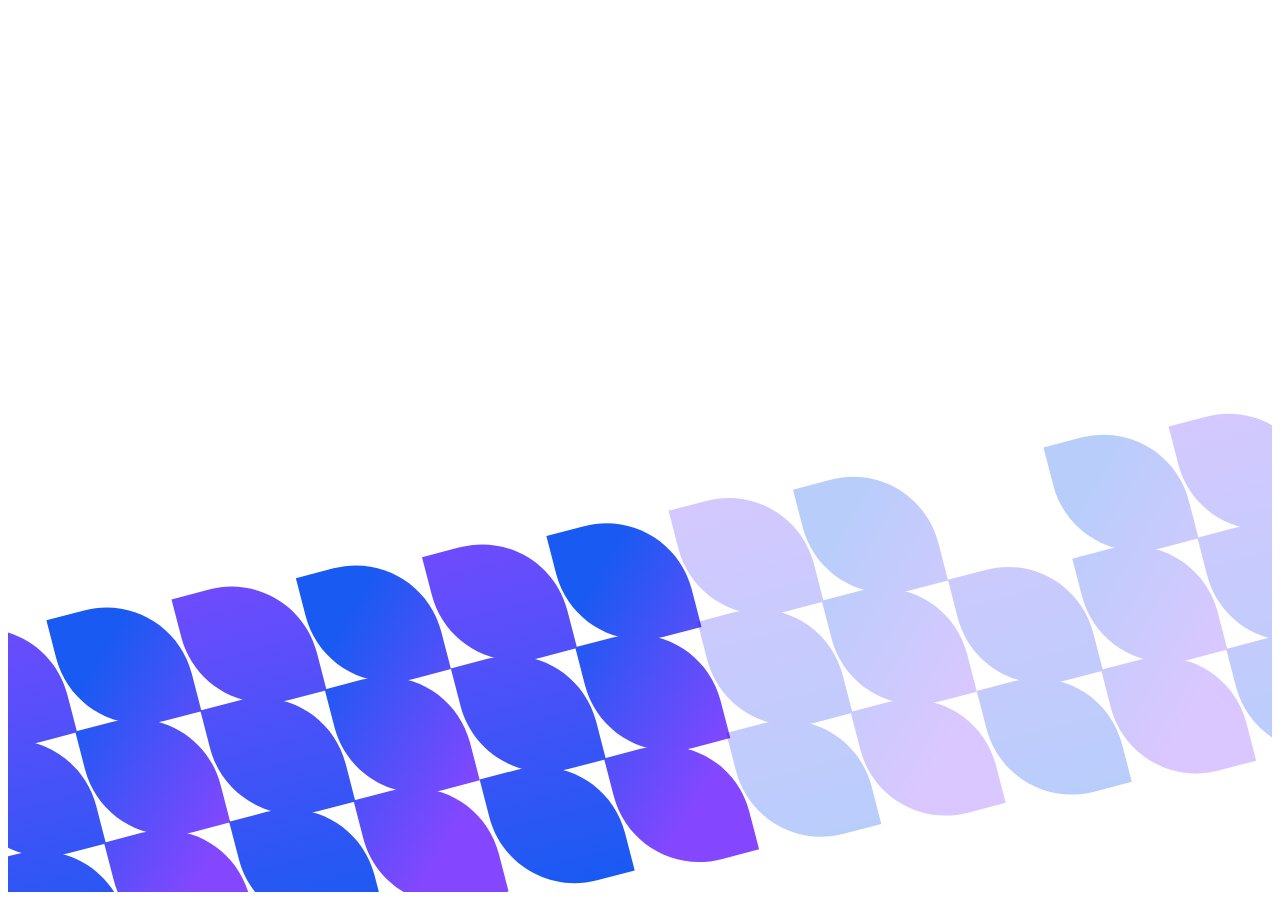
<file: svg-images.html>
<html>
<body>
<div>
<svg id="kvasolas" width="100%" height="100%" viewBox="0 0 805 251" fill="none" xmlns="http://www.w3.org/2000/svg">
    <g opacity="0.3">
    <g style="mix-blend-mode:multiply">
    <path d="M739.128 110.562L763.1 104.272C793.191 96.3752 823.902 114.359 831.697 144.44L837.906 168.405L813.934 174.696C783.844 182.592 753.132 164.608 745.337 134.528L739.128 110.562Z" fill="url(#paint0_linear_0_1)"/>
    <path d="M757.475 181.368L781.447 175.078C811.538 167.181 842.249 185.165 850.044 215.246L856.253 239.211L832.281 245.502C802.191 253.398 771.479 235.414 763.684 205.334L757.475 181.368Z" fill="url(#paint1_linear_0_1)"/>
    <path d="M775.822 252.174L799.794 245.883C829.885 237.987 860.596 255.971 868.391 286.052L874.601 310.017L850.628 316.308C820.538 324.204 789.826 306.22 782.031 276.14L775.822 252.174Z" fill="url(#paint2_linear_0_1)"/>
    </g>
    <g style="mix-blend-mode:multiply">
    <path d="M499.918 150.742L523.891 144.451C553.981 136.555 584.693 154.539 592.487 184.62L598.697 208.585L574.724 214.876C544.634 222.772 513.922 204.788 506.128 174.707L499.918 150.742Z" fill="url(#paint3_linear_0_1)"/>
    <path d="M518.265 221.548L542.238 215.257C572.328 207.361 603.04 225.345 610.834 255.426L617.044 279.391L593.071 285.682C562.981 293.578 532.269 275.594 524.475 245.513L518.265 221.548Z" fill="url(#paint4_linear_0_1)"/>
    <path d="M536.612 292.354L560.585 286.063C590.675 278.167 621.387 296.151 629.181 326.232L635.391 350.197L611.418 356.488C581.328 364.384 550.616 346.4 542.822 316.319L536.612 292.354Z" fill="url(#paint5_linear_0_1)"/>
    <path d="M659.454 123.908L683.426 117.617C713.517 109.721 744.228 127.705 752.023 157.786L758.232 181.751L734.26 188.042C704.17 195.938 673.458 177.954 665.663 147.873L659.454 123.908Z" fill="url(#paint6_linear_0_1)"/>
    <path d="M677.801 194.714L701.773 188.423C731.864 180.527 762.575 198.511 770.37 228.592L776.579 252.557L752.607 258.848C722.517 266.744 691.805 248.76 684.01 218.679L677.801 194.714Z" fill="url(#paint7_linear_0_1)"/>
    <path d="M696.148 265.52L720.12 259.229C750.211 251.333 780.922 269.317 788.717 299.398L794.926 323.363L770.954 329.654C740.864 337.55 710.152 319.566 702.357 289.485L696.148 265.52Z" fill="url(#paint8_linear_0_1)"/>
    <path d="M420.706 164.196L444.679 157.905C474.769 150.009 505.481 167.993 513.275 198.074L519.485 222.039L495.513 228.33C465.422 236.226 434.711 218.242 426.916 188.161L420.706 164.196Z" fill="url(#paint9_linear_0_1)"/>
    <path d="M439.053 235.002L463.026 228.711C493.116 220.815 523.828 238.799 531.622 268.88L537.832 292.845L513.86 299.136C483.769 307.032 453.058 289.048 445.263 258.967L439.053 235.002Z" fill="url(#paint10_linear_0_1)"/>
    <path d="M457.4 305.808L481.373 299.517C511.463 291.621 542.175 309.605 549.969 339.686L556.179 363.651L532.207 369.942C502.116 377.838 471.405 359.854 463.61 329.773L457.4 305.808Z" fill="url(#paint11_linear_0_1)"/>
    <path d="M598.589 208.168L622.562 201.877C652.652 193.981 683.364 211.965 691.158 242.046L697.368 266.011L673.395 272.302C643.305 280.198 612.593 262.214 604.799 232.133L598.589 208.168Z" fill="url(#paint12_linear_0_1)"/>
    <path d="M616.936 278.974L640.909 272.683C670.999 264.787 701.711 282.771 709.505 312.852L715.715 336.817L691.742 343.108C661.652 351.004 630.94 333.02 623.146 302.939L616.936 278.974Z" fill="url(#paint13_linear_0_1)"/>
    </g>
    </g>
    <g style="mix-blend-mode:multiply">
    <path d="M183.336 207.179L207.308 200.888C237.399 192.991 268.11 210.976 275.905 241.056L282.115 265.021L258.142 271.312C228.052 279.209 197.34 261.225 189.546 231.144L183.336 207.179Z" fill="url(#paint14_linear_0_1)"/>
    <path d="M201.683 277.985L225.655 271.694C255.746 263.797 286.457 281.781 294.252 311.862L300.462 335.827L276.489 342.118C246.399 350.015 215.687 332.031 207.893 301.95L201.683 277.985Z" fill="url(#paint15_linear_0_1)"/>
    <path d="M220.03 348.791L244.002 342.5C274.093 334.603 304.804 352.587 312.599 382.668L318.809 406.633L294.836 412.924C264.746 420.821 234.034 402.837 226.24 372.756L220.03 348.791Z" fill="url(#paint16_linear_0_1)"/>
    <path d="M342.871 180.345L366.844 174.054C396.934 166.157 427.646 184.142 435.44 214.222L441.65 238.187L417.677 244.478C387.587 252.375 356.876 234.391 349.081 204.31L342.871 180.345Z" fill="url(#paint17_linear_0_1)"/>
    <path d="M361.218 251.151L385.191 244.86C415.281 236.963 445.993 254.948 453.787 285.028L459.997 308.993L436.024 315.284C405.934 323.181 375.223 305.197 367.428 275.116L361.218 251.151Z" fill="url(#paint18_linear_0_1)"/>
    <path d="M379.565 321.957L403.538 315.666C433.628 307.769 464.34 325.753 472.134 355.834L478.344 379.799L454.371 386.09C424.281 393.987 393.57 376.003 385.775 345.922L379.565 321.957Z" fill="url(#paint19_linear_0_1)"/>
    <path d="M104.124 220.633L128.097 214.342C158.187 206.446 188.899 224.43 196.693 254.51L202.903 278.476L178.93 284.766C148.84 292.663 118.128 274.679 110.334 244.598L104.124 220.633Z" fill="url(#paint20_linear_0_1)"/>
    <path d="M122.471 291.439L146.444 285.148C176.534 277.252 207.246 295.236 215.04 325.316L221.25 349.282L197.277 355.572C167.187 363.469 136.475 345.485 128.681 315.404L122.471 291.439Z" fill="url(#paint21_linear_0_1)"/>
    <path d="M140.818 362.245L164.791 355.954C194.881 348.057 225.593 366.042 233.387 396.122L239.597 420.087L215.624 426.378C185.534 434.275 154.822 416.291 147.028 386.21L140.818 362.245Z" fill="url(#paint22_linear_0_1)"/>
    <path d="M263.66 193.799L287.632 187.508C317.723 179.612 348.434 197.596 356.229 227.676L362.439 251.642L338.466 257.932C308.376 265.829 277.664 247.845 269.869 217.764L263.66 193.799Z" fill="url(#paint23_linear_0_1)"/>
    <path d="M282.007 264.605L305.979 258.314C336.07 250.418 366.781 268.402 374.576 298.482L380.786 322.448L356.813 328.738C326.723 336.635 296.011 318.651 288.216 288.57L282.007 264.605Z" fill="url(#paint24_linear_0_1)"/>
    <path d="M300.354 335.411L324.326 329.12C354.417 321.223 385.128 339.208 392.923 369.288L399.133 393.253L375.16 399.544C345.07 407.441 314.358 389.457 306.563 359.376L300.354 335.411Z" fill="url(#paint25_linear_0_1)"/>
    </g>
    <g style="mix-blend-mode:multiply">
    <path d="M-135.085 260.812L-111.113 254.522C-81.0225 246.625 -50.3109 264.609 -42.5164 294.69L-36.3067 318.655L-60.2793 324.946C-90.3696 332.842 -121.081 314.858 -128.876 284.778L-135.085 260.812Z" fill="url(#paint26_linear_0_1)"/>
    <path d="M-116.738 331.618L-92.7658 325.328C-62.6755 317.431 -31.9639 335.415 -24.1694 365.496L-17.9597 389.461L-41.9323 395.752C-72.0226 403.648 -102.734 385.664 -110.529 355.584L-116.738 331.618Z" fill="url(#paint27_linear_0_1)"/>
    <path d="M-98.3915 402.424L-74.4188 396.133C-44.3285 388.237 -13.6169 406.221 -5.82243 436.302L0.38732 460.267L-23.5853 466.558C-53.6756 474.454 -84.3873 456.47 -92.1817 426.39L-98.3915 402.424Z" fill="url(#paint28_linear_0_1)"/>
    <path d="M24.4501 233.979L48.4227 227.688C78.513 219.791 109.225 237.775 117.019 267.856L123.229 291.821L99.2562 298.112C69.1659 306.008 38.4543 288.024 30.6598 257.944L24.4501 233.979Z" fill="url(#paint29_linear_0_1)"/>
    <path d="M42.7971 304.784L66.7697 298.494C96.86 290.597 127.572 308.581 135.366 338.662L141.576 362.627L117.603 368.918C87.5129 376.814 56.8013 358.83 49.0068 328.75L42.7971 304.784Z" fill="url(#paint30_linear_0_1)"/>
    <path d="M61.1441 375.59L85.1167 369.3C115.207 361.403 145.919 379.387 153.713 409.468L159.923 433.433L135.95 439.724C105.86 447.62 75.1483 429.636 67.3538 399.556L61.1441 375.59Z" fill="url(#paint31_linear_0_1)"/>
    <path d="M-54.7616 247.433L-30.7889 241.142C-0.698609 233.245 30.013 251.229 37.8075 281.31L44.0172 305.275L20.0446 311.566C-10.0457 319.463 -40.7574 301.479 -48.5518 271.398L-54.7616 247.433Z" fill="url(#paint32_linear_0_1)"/>
    <path d="M-36.4146 318.239L-12.4419 311.948C17.6484 304.051 48.36 322.035 56.1545 352.116L62.3642 376.081L38.3916 382.372C8.30128 390.269 -22.4104 372.284 -30.2048 342.204L-36.4146 318.239Z" fill="url(#paint33_linear_0_1)"/>
    <path d="M-18.0676 389.045L5.9051 382.754C35.9954 374.857 66.7071 392.841 74.5015 422.922L80.7112 446.887L56.7386 453.178C26.6483 461.075 -4.06336 443.09 -11.8578 413.01L-18.0676 389.045Z" fill="url(#paint34_linear_0_1)"/>
    </g>
    <defs>
    <linearGradient id="paint0_linear_0_1" x1="778.356" y1="100.268" x2="836.053" y2="320.133" gradientUnits="userSpaceOnUse">
    <stop stop-color="#6E4BFD"/>
    <stop offset="1" stop-color="#195AF2"/>
    </linearGradient>
    <linearGradient id="paint1_linear_0_1" x1="778.356" y1="100.268" x2="836.053" y2="320.133" gradientUnits="userSpaceOnUse">
    <stop stop-color="#6E4BFD"/>
    <stop offset="1" stop-color="#195AF2"/>
    </linearGradient>
    <linearGradient id="paint2_linear_0_1" x1="778.356" y1="100.268" x2="836.053" y2="320.133" gradientUnits="userSpaceOnUse">
    <stop stop-color="#6E4BFD"/>
    <stop offset="1" stop-color="#195AF2"/>
    </linearGradient>
    <linearGradient id="paint3_linear_0_1" x1="696.485" y1="354.695" x2="462.435" y2="219.049" gradientUnits="userSpaceOnUse">
    <stop offset="0.385417" stop-color="#8447FF"/>
    <stop offset="0.859375" stop-color="#195AF2"/>
    </linearGradient>
    <linearGradient id="paint4_linear_0_1" x1="696.485" y1="354.695" x2="462.435" y2="219.049" gradientUnits="userSpaceOnUse">
    <stop offset="0.385417" stop-color="#8447FF"/>
    <stop offset="0.859375" stop-color="#195AF2"/>
    </linearGradient>
    <linearGradient id="paint5_linear_0_1" x1="696.485" y1="354.695" x2="462.435" y2="219.049" gradientUnits="userSpaceOnUse">
    <stop offset="0.385417" stop-color="#8447FF"/>
    <stop offset="0.859375" stop-color="#195AF2"/>
    </linearGradient>
    <linearGradient id="paint6_linear_0_1" x1="856.021" y1="327.861" x2="621.971" y2="192.215" gradientUnits="userSpaceOnUse">
    <stop offset="0.385417" stop-color="#8447FF"/>
    <stop offset="0.859375" stop-color="#195AF2"/>
    </linearGradient>
    <linearGradient id="paint7_linear_0_1" x1="856.021" y1="327.861" x2="621.971" y2="192.215" gradientUnits="userSpaceOnUse">
    <stop offset="0.385417" stop-color="#8447FF"/>
    <stop offset="0.859375" stop-color="#195AF2"/>
    </linearGradient>
    <linearGradient id="paint8_linear_0_1" x1="856.021" y1="327.861" x2="621.971" y2="192.215" gradientUnits="userSpaceOnUse">
    <stop offset="0.385417" stop-color="#8447FF"/>
    <stop offset="0.859375" stop-color="#195AF2"/>
    </linearGradient>
    <linearGradient id="paint9_linear_0_1" x1="459.934" y1="153.902" x2="517.631" y2="373.767" gradientUnits="userSpaceOnUse">
    <stop stop-color="#6E4BFD"/>
    <stop offset="1" stop-color="#195AF2"/>
    </linearGradient>
    <linearGradient id="paint10_linear_0_1" x1="459.934" y1="153.902" x2="517.631" y2="373.767" gradientUnits="userSpaceOnUse">
    <stop stop-color="#6E4BFD"/>
    <stop offset="1" stop-color="#195AF2"/>
    </linearGradient>
    <linearGradient id="paint11_linear_0_1" x1="459.934" y1="153.902" x2="517.631" y2="373.767" gradientUnits="userSpaceOnUse">
    <stop stop-color="#6E4BFD"/>
    <stop offset="1" stop-color="#195AF2"/>
    </linearGradient>
    <linearGradient id="paint12_linear_0_1" x1="619.47" y1="127.068" x2="677.167" y2="346.933" gradientUnits="userSpaceOnUse">
    <stop stop-color="#6E4BFD"/>
    <stop offset="1" stop-color="#195AF2"/>
    </linearGradient>
    <linearGradient id="paint13_linear_0_1" x1="619.47" y1="127.068" x2="677.167" y2="346.933" gradientUnits="userSpaceOnUse">
    <stop stop-color="#6E4BFD"/>
    <stop offset="1" stop-color="#195AF2"/>
    </linearGradient>
    <linearGradient id="paint14_linear_0_1" x1="379.903" y1="411.132" x2="145.853" y2="275.486" gradientUnits="userSpaceOnUse">
    <stop offset="0.385417" stop-color="#8447FF"/>
    <stop offset="0.859375" stop-color="#195AF2"/>
    </linearGradient>
    <linearGradient id="paint15_linear_0_1" x1="379.903" y1="411.132" x2="145.853" y2="275.486" gradientUnits="userSpaceOnUse">
    <stop offset="0.385417" stop-color="#8447FF"/>
    <stop offset="0.859375" stop-color="#195AF2"/>
    </linearGradient>
    <linearGradient id="paint16_linear_0_1" x1="379.903" y1="411.132" x2="145.853" y2="275.486" gradientUnits="userSpaceOnUse">
    <stop offset="0.385417" stop-color="#8447FF"/>
    <stop offset="0.859375" stop-color="#195AF2"/>
    </linearGradient>
    <linearGradient id="paint17_linear_0_1" x1="539.438" y1="384.298" x2="305.389" y2="248.652" gradientUnits="userSpaceOnUse">
    <stop offset="0.385417" stop-color="#8447FF"/>
    <stop offset="0.859375" stop-color="#195AF2"/>
    </linearGradient>
    <linearGradient id="paint18_linear_0_1" x1="539.438" y1="384.298" x2="305.389" y2="248.652" gradientUnits="userSpaceOnUse">
    <stop offset="0.385417" stop-color="#8447FF"/>
    <stop offset="0.859375" stop-color="#195AF2"/>
    </linearGradient>
    <linearGradient id="paint19_linear_0_1" x1="539.438" y1="384.298" x2="305.389" y2="248.652" gradientUnits="userSpaceOnUse">
    <stop offset="0.385417" stop-color="#8447FF"/>
    <stop offset="0.859375" stop-color="#195AF2"/>
    </linearGradient>
    <linearGradient id="paint20_linear_0_1" x1="143.352" y1="210.339" x2="201.049" y2="430.203" gradientUnits="userSpaceOnUse">
    <stop stop-color="#6E4BFD"/>
    <stop offset="1" stop-color="#195AF2"/>
    </linearGradient>
    <linearGradient id="paint21_linear_0_1" x1="143.352" y1="210.339" x2="201.049" y2="430.203" gradientUnits="userSpaceOnUse">
    <stop stop-color="#6E4BFD"/>
    <stop offset="1" stop-color="#195AF2"/>
    </linearGradient>
    <linearGradient id="paint22_linear_0_1" x1="143.352" y1="210.339" x2="201.049" y2="430.203" gradientUnits="userSpaceOnUse">
    <stop stop-color="#6E4BFD"/>
    <stop offset="1" stop-color="#195AF2"/>
    </linearGradient>
    <linearGradient id="paint23_linear_0_1" x1="302.888" y1="183.505" x2="360.585" y2="403.369" gradientUnits="userSpaceOnUse">
    <stop stop-color="#6E4BFD"/>
    <stop offset="1" stop-color="#195AF2"/>
    </linearGradient>
    <linearGradient id="paint24_linear_0_1" x1="302.888" y1="183.505" x2="360.585" y2="403.369" gradientUnits="userSpaceOnUse">
    <stop stop-color="#6E4BFD"/>
    <stop offset="1" stop-color="#195AF2"/>
    </linearGradient>
    <linearGradient id="paint25_linear_0_1" x1="302.888" y1="183.505" x2="360.585" y2="403.369" gradientUnits="userSpaceOnUse">
    <stop stop-color="#6E4BFD"/>
    <stop offset="1" stop-color="#195AF2"/>
    </linearGradient>
    <linearGradient id="paint26_linear_0_1" x1="61.4816" y1="464.766" x2="-172.568" y2="329.12" gradientUnits="userSpaceOnUse">
    <stop offset="0.385417" stop-color="#8447FF"/>
    <stop offset="0.859375" stop-color="#195AF2"/>
    </linearGradient>
    <linearGradient id="paint27_linear_0_1" x1="61.4816" y1="464.766" x2="-172.568" y2="329.12" gradientUnits="userSpaceOnUse">
    <stop offset="0.385417" stop-color="#8447FF"/>
    <stop offset="0.859375" stop-color="#195AF2"/>
    </linearGradient>
    <linearGradient id="paint28_linear_0_1" x1="61.4816" y1="464.766" x2="-172.568" y2="329.12" gradientUnits="userSpaceOnUse">
    <stop offset="0.385417" stop-color="#8447FF"/>
    <stop offset="0.859375" stop-color="#195AF2"/>
    </linearGradient>
    <linearGradient id="paint29_linear_0_1" x1="221.017" y1="437.932" x2="-13.0326" y2="302.286" gradientUnits="userSpaceOnUse">
    <stop offset="0.385417" stop-color="#8447FF"/>
    <stop offset="0.859375" stop-color="#195AF2"/>
    </linearGradient>
    <linearGradient id="paint30_linear_0_1" x1="221.017" y1="437.932" x2="-13.0326" y2="302.286" gradientUnits="userSpaceOnUse">
    <stop offset="0.385417" stop-color="#8447FF"/>
    <stop offset="0.859375" stop-color="#195AF2"/>
    </linearGradient>
    <linearGradient id="paint31_linear_0_1" x1="221.017" y1="437.932" x2="-13.0326" y2="302.286" gradientUnits="userSpaceOnUse">
    <stop offset="0.385417" stop-color="#8447FF"/>
    <stop offset="0.859375" stop-color="#195AF2"/>
    </linearGradient>
    <linearGradient id="paint32_linear_0_1" x1="-15.5336" y1="237.138" x2="42.1635" y2="457.003" gradientUnits="userSpaceOnUse">
    <stop stop-color="#6E4BFD"/>
    <stop offset="1" stop-color="#195AF2"/>
    </linearGradient>
    <linearGradient id="paint33_linear_0_1" x1="-15.5336" y1="237.138" x2="42.1635" y2="457.003" gradientUnits="userSpaceOnUse">
    <stop stop-color="#6E4BFD"/>
    <stop offset="1" stop-color="#195AF2"/>
    </linearGradient>
    <linearGradient id="paint34_linear_0_1" x1="-15.5336" y1="237.138" x2="42.1635" y2="457.003" gradientUnits="userSpaceOnUse">
    <stop stop-color="#6E4BFD"/>
    <stop offset="1" stop-color="#195AF2"/>
    </linearGradient>
    </defs>
    </svg>
</div>

</body>
</html>
</file>
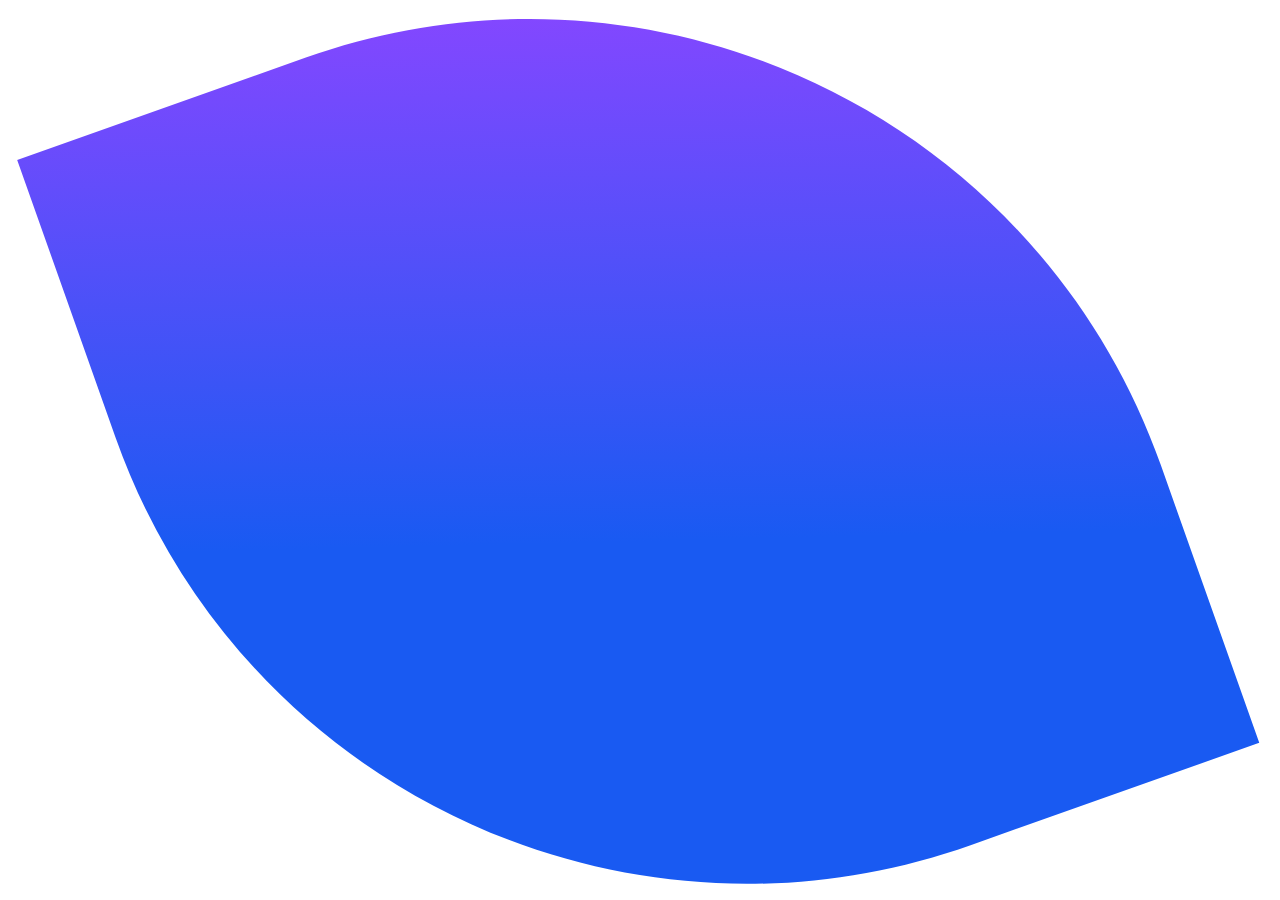
<file: svg-one-kvasola.html>
<html>
    <body>
        <svg width="100%" height="100%" viewBox="0 0 93 66" fill="none" xmlns="http://www.w3.org/2000/svg">
            <path d="M92.7341 54.8633L71.1813 62.5027C45.1537 71.7283 16.5755 58.1075 7.34992 32.0799L5.95739e-05 11.3441L21.5529 3.70464C47.5805 -5.5209 76.1587 8.09987 85.3843 34.1275L92.7341 54.8633Z" fill="url(#paint0_linear_1_258)"/>
            <defs>
            <linearGradient id="paint0_linear_1_258" x1="71.6447" y1="39.2441" x2="70.7207" y2="-0.490596" gradientUnits="userSpaceOnUse">
            <stop stop-color="#195AF2"/>
            <stop offset="0.0001" stop-color="#195AF2"/>
            <stop offset="1" stop-color="#8447FF"/>
            </linearGradient>
            </defs>
            </svg>
            
    </body>
</html>
</file>
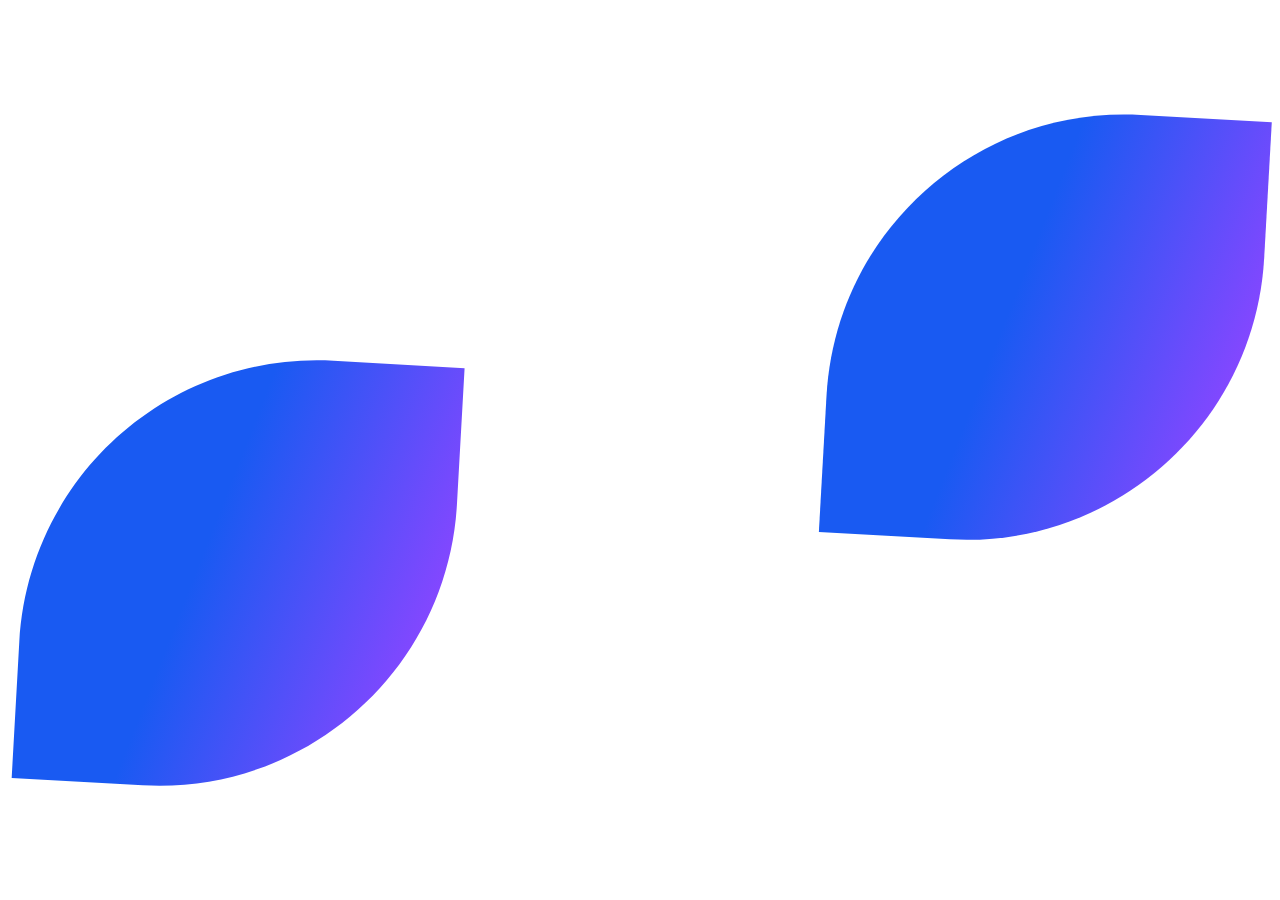
<file: svg-two-kvasola.html>
<html>
    <body>
        <svg width="100%" height="100%" viewBox="0 0 212 114" fill="none" xmlns="http://www.w3.org/2000/svg">
            <path d="M0.614746 111.999L1.89412 89.1682C3.43911 61.5972 27.0423 40.499 54.6133 42.044L76.5787 43.2749L75.2993 66.1057C73.7543 93.6767 50.1511 114.775 22.5802 113.23L0.614746 111.999Z" fill="url(#paint0_linear_0_1)"/>
            <path d="M136 70.7529L137.279 47.9221C138.824 20.3511 162.428 -0.747108 189.999 0.797887L211.964 2.02876L210.685 24.8596C209.14 52.4306 185.536 73.5288 157.965 71.9838L136 70.7529Z" fill="url(#paint1_linear_0_1)"/>
            <defs>
            <linearGradient id="paint0_linear_0_1" x1="23.1683" y1="98.5803" x2="60.1755" y2="113.077" gradientUnits="userSpaceOnUse">
            <stop stop-color="#195AF2"/>
            <stop offset="0.0001" stop-color="#195AF2"/>
            <stop offset="1" stop-color="#8447FF"/>
            </linearGradient>
            <linearGradient id="paint1_linear_0_1" x1="158.554" y1="57.3342" x2="195.561" y2="71.8313" gradientUnits="userSpaceOnUse">
            <stop stop-color="#195AF2"/>
            <stop offset="0.0001" stop-color="#195AF2"/>
            <stop offset="1" stop-color="#8447FF"/>
            </linearGradient>
            </defs>
            </svg>
            
    </body>
</html>
</file>
